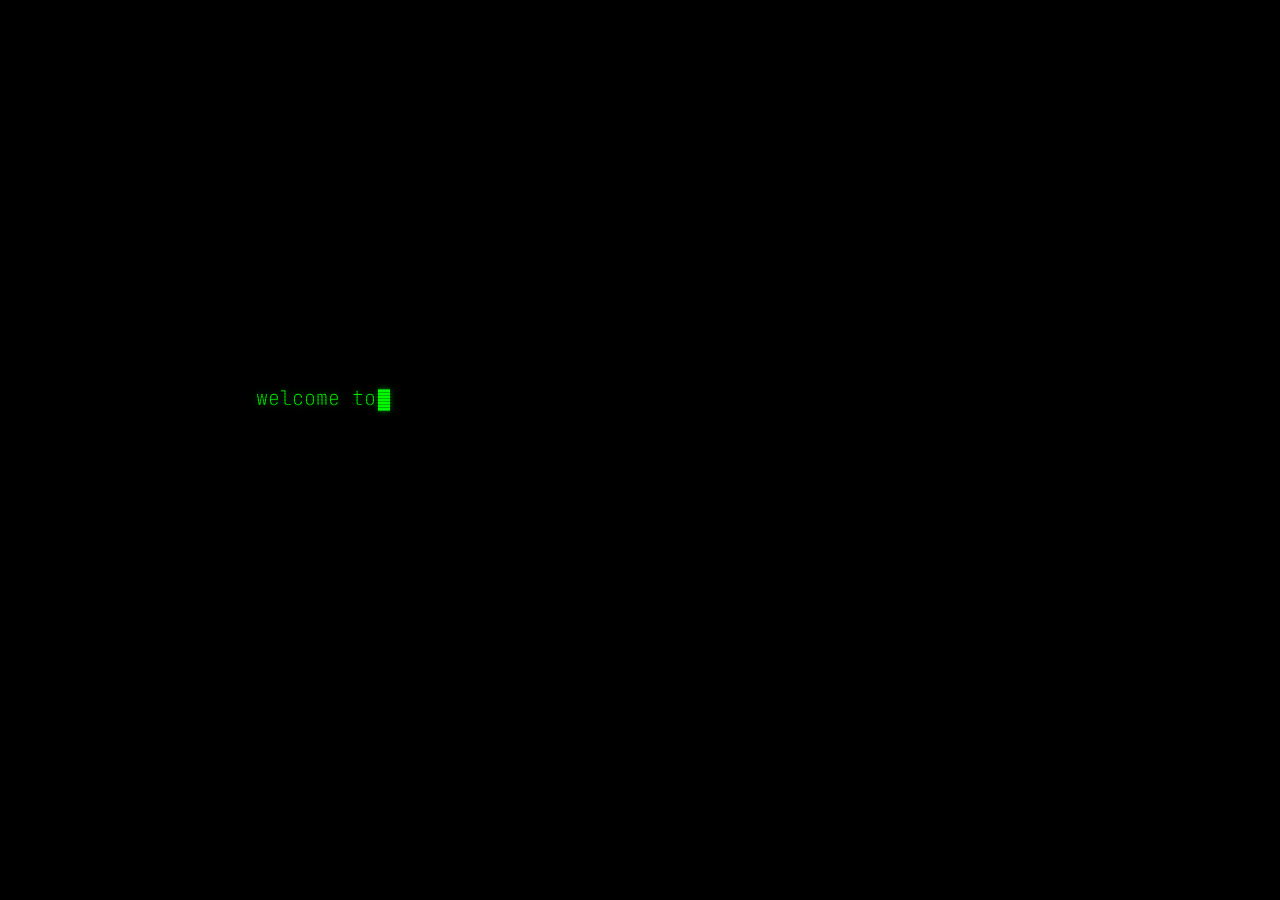
<file: index.html>
<!doctype html>
<html lang="en">
  <head>
    <meta charset="utf-8">
    <meta name="viewport" content="width=device-width, initial-scale=1">
    <title>carrie's portfolio</title>
    <link rel="icon" href="favicon.svg" type="image/svg+xml">
    <link rel="preconnect" href="https://fonts.googleapis.com">
    <link rel="preconnect" href="https://fonts.gstatic.com" crossorigin>
    <link rel="stylesheet" href="https://fonts.googleapis.com/css2?family=JetBrains+Mono:ital,wght@0,100;0,400;1,100;1,400&amp;display=swap">
    <link rel="stylesheet" href="styles.css">
    <script src="script.js" defer></script>
  </head>
  <body>
    <h1 class="visually-hidden">carrie's portfolio</h1>

    <!-- Boot screen: script.js types the welcome line, then asks for the password. -->
    <main class="boot" id="boot">
      <div class="boot-inner">
        <p><span id="boot-text" data-text="welcome to carrie's portfolio"></span><span class="cursor" id="boot-cursor"></span></p>
        <form class="boot-login" id="boot-login" autocomplete="off">
          <label for="boot-password">&gt; enter password:</label>
          <input id="boot-password" type="text" autocomplete="off" spellcheck="false" autocapitalize="off">
        </form>
        <p class="boot-message" id="boot-message" aria-live="assertive"></p>
      </div>
    </main>
  </body>
</html>
</file>
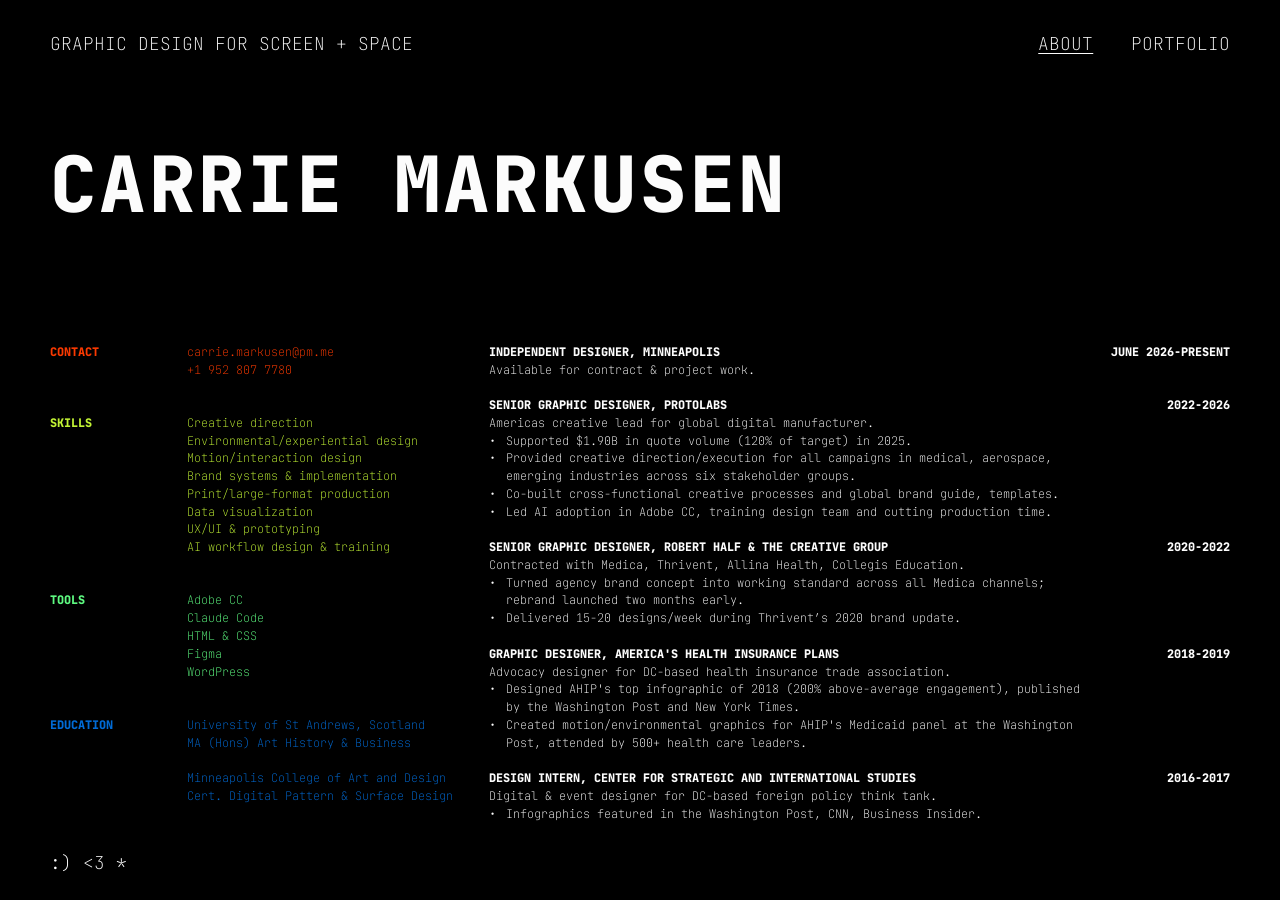
<file: about.html>
<!doctype html>
<html lang="en" class="grid-page">
  <head>
    <meta charset="utf-8">
    <meta name="viewport" content="width=device-width, initial-scale=1">
    <title>about | carrie markusen</title>
    <link rel="icon" href="favicon.svg" type="image/svg+xml">
    <link rel="preconnect" href="https://fonts.googleapis.com">
    <link rel="preconnect" href="https://fonts.gstatic.com" crossorigin>
    <link rel="stylesheet" href="https://fonts.googleapis.com/css2?family=JetBrains+Mono:ital,wght@0,100;0,400;0,800;1,100;1,400&amp;display=swap">
    <link rel="stylesheet" href="styles.css">
    <!-- ?grid at the end of the address (about.html?grid) shows the grid lines. -->
    <script>if (/[?&]grid\b/.test(location.search)) document.documentElement.classList.add("show-grid");</script>
  </head>
  <body>
    <!-- Grid lines (r1-r8 across, c1-c8 down). Hidden in styles.css; unhide .grid-lines to check alignment. -->
    <div class="grid-lines" aria-hidden="true">
      <span class="h h1"></span><span class="h h2"></span><span class="h h3"></span><span class="h h4"></span>
      <span class="h h5"></span><span class="h h6"></span><span class="h h7"></span><span class="h h8"></span>
      <span class="v v1"></span><span class="v v2"></span><span class="v v3"></span><span class="v v4"></span>
      <span class="v v5"></span><span class="v v6"></span><span class="v v7"></span><span class="v v8"></span>
    </div>

    <!-- Top band (r1 to r2): left header, page links on the right. -->
    <header class="g-band g-band-top">
      <p class="g-h1 g-left">GRAPHIC DESIGN FOR SCREEN + SPACE</p>
      <nav aria-label="pages">
        <a class="g-h1 g-about" href="about.html" aria-current="page">ABOUT</a>
        <a class="g-h1 g-portfolio" href="portfolio.html">PORTFOLIO</a>
      </nav>
    </header>

    <main>
      <h1 class="about-name">CARRIE MARKUSEN</h1>

      <!-- Left table (r4, c2 to c4). -->
      <dl class="about-facts">
        <div class="fact fact-red">
          <dt>CONTACT</dt>
          <dd><a href="mailto:carrie.markusen@pm.me">carrie.markusen@pm.me</a><br><a href="tel:+19528077780">+1 952 807 7780</a></dd>
        </div>
        <div class="fact fact-green">
          <dt>SKILLS</dt>
          <dd>
            <ul>
              <li>Creative direction</li>
              <li>Environmental/experiential design</li>
              <li>Motion/interaction design</li>
              <li>Brand systems &amp; implementation</li>
              <li>Print/large-format production</li>
              <li>Data visualization</li>
              <li>UX/UI &amp; prototyping</li>
              <li>AI workflow design &amp; training</li>
            </ul>
          </dd>
        </div>
        <div class="fact fact-teal">
          <dt>TOOLS</dt>
          <dd>
            <ul>
              <li>Adobe CC</li>
              <li>Claude Code</li>
              <li>HTML &amp; CSS</li>
              <li>Figma</li>
              <li>WordPress</li>
            </ul>
          </dd>
        </div>
        <div class="fact fact-blue">
          <dt>EDUCATION</dt>
          <dd>University of St Andrews, Scotland<br>MA (Hons) Art History &amp; Business</dd>
          <dd>Minneapolis College of Art and Design<br>Cert. Digital Pattern &amp; Surface Design</dd>
        </div>
      </dl>

      <!-- Experience (r4, c4 to c7). -->
      <div class="about-jobs">
        <section class="job">
          <h2>INDEPENDENT DESIGNER, MINNEAPOLIS</h2>
          <p class="job-date">JUNE 2026-PRESENT</p>
          <p>Available for contract &amp; project work.</p>
        </section>
        <section class="job">
          <h2>SENIOR GRAPHIC DESIGNER, PROTOLABS</h2>
          <p class="job-date">2022-2026</p>
          <p>Americas creative lead for global digital manufacturer.</p>
          <ul>
            <li>Supported $1.90B in quote volume (120% of target) in 2025.</li>
            <li>Provided creative direction/execution for all campaigns in medical, aerospace, emerging industries across six stakeholder groups.</li>
            <li>Co-built cross-functional creative processes and global brand guide, templates.</li>
            <li>Led AI adoption in Adobe CC, training design team and cutting production time.</li>
          </ul>
        </section>
        <section class="job">
          <h2>SENIOR GRAPHIC DESIGNER, ROBERT HALF &amp; THE CREATIVE GROUP</h2>
          <p class="job-date">2020-2022</p>
          <p>Contracted with Medica, Thrivent, Allina Health, Collegis Education.</p>
          <ul>
            <li>Turned agency brand concept into working standard across all Medica channels; rebrand launched two months early.</li>
            <li>Delivered 15-20 designs/week during Thrivent&rsquo;s 2020 brand update.</li>
          </ul>
        </section>
        <section class="job">
          <h2>GRAPHIC DESIGNER, AMERICA'S HEALTH INSURANCE PLANS</h2>
          <p class="job-date">2018-2019</p>
          <p>Advocacy designer for DC-based health insurance trade association.</p>
          <ul>
            <li>Designed AHIP's top infographic of 2018 (200% above-average engagement), published by the Washington Post and New York Times.</li>
            <li>Created motion/environmental graphics for AHIP's Medicaid panel at the Washington Post, attended by 500+ health care leaders.</li>
          </ul>
        </section>
        <section class="job">
          <h2>DESIGN INTERN, CENTER FOR STRATEGIC AND INTERNATIONAL STUDIES</h2>
          <p class="job-date">2016-2017</p>
          <p>Digital &amp; event designer for DC-based foreign policy think tank.</p>
          <ul>
            <li>Infographics featured in the Washington Post, CNN, Business Insider.</li>
          </ul>
        </section>
      </div>
    </main>

    <!-- Bottom band (r7 to r8). -->
    <footer class="g-band g-band-bottom">
      <p class="g-h1 g-left">:) &lt;3 *</p>
    </footer>
  </body>
</html>
</file>
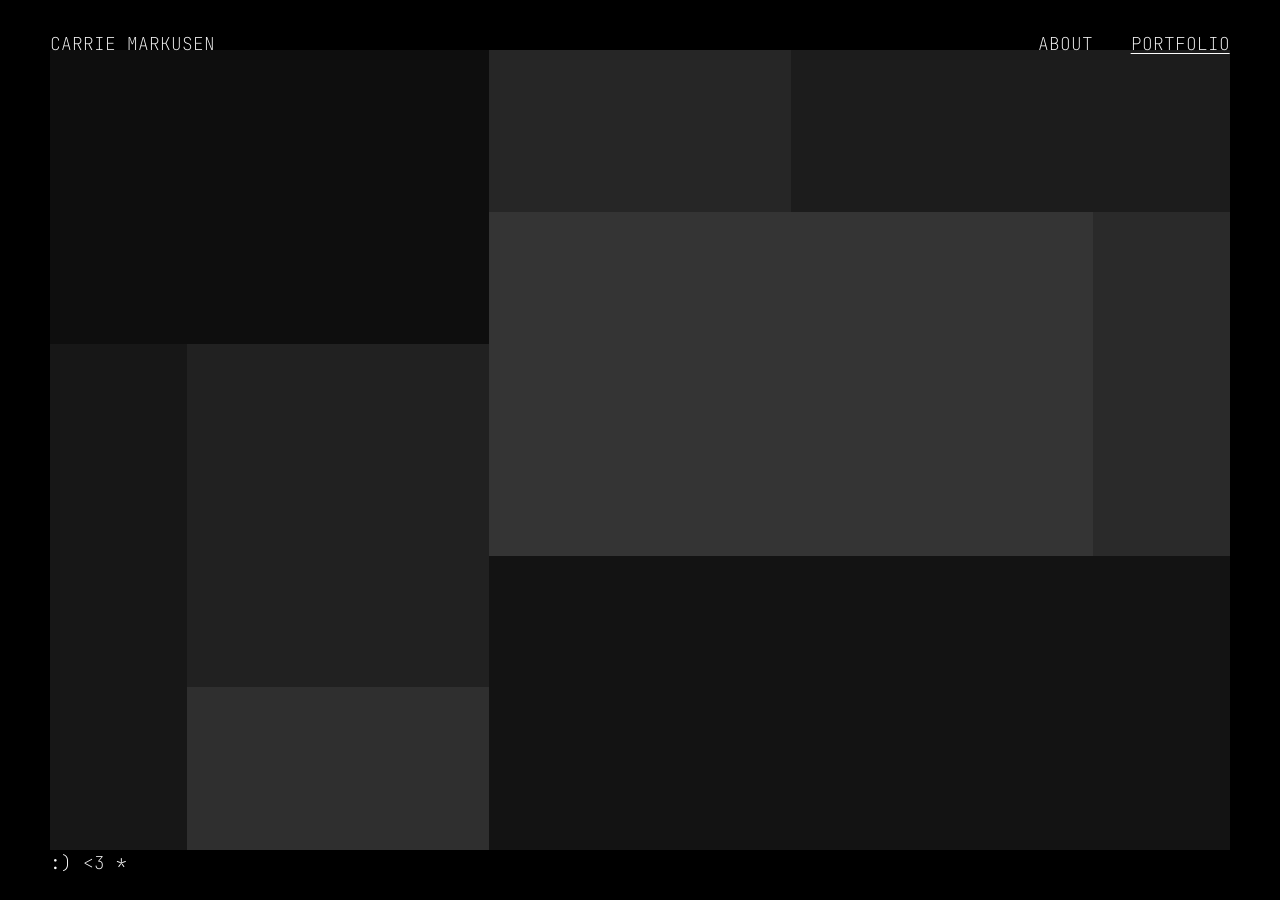
<file: portfolio.html>
<!doctype html>
<html lang="en" class="grid-page">
  <head>
    <meta charset="utf-8">
    <meta name="viewport" content="width=device-width, initial-scale=1">
    <title>carrie markusen</title>
    <link rel="icon" href="favicon.svg" type="image/svg+xml">
    <link rel="preconnect" href="https://fonts.googleapis.com">
    <link rel="preconnect" href="https://fonts.gstatic.com" crossorigin>
    <link rel="stylesheet" href="https://fonts.googleapis.com/css2?family=JetBrains+Mono:ital,wght@0,100;0,400;0,800;1,100;1,400&amp;display=swap">
    <link rel="stylesheet" href="styles.css">
    <!-- ?grid at the end of the address (about.html?grid) shows the grid lines. -->
    <script>if (/[?&]grid\b/.test(location.search)) document.documentElement.classList.add("show-grid");</script>
  </head>
  <body>
    <!-- Grid lines (r1-r8 across, c1-c8 down). Hidden in styles.css; unhide .grid-lines to check alignment. -->
    <div class="grid-lines" aria-hidden="true">
      <span class="h h1"></span><span class="h h2"></span><span class="h h3"></span><span class="h h4"></span>
      <span class="h h5"></span><span class="h h6"></span><span class="h h7"></span><span class="h h8"></span>
      <span class="v v1"></span><span class="v v2"></span><span class="v v3"></span><span class="v v4"></span>
      <span class="v v5"></span><span class="v v6"></span><span class="v v7"></span><span class="v v8"></span>
    </div>

    <!-- Top band (r1 to r2): name on the left, page links on the right. -->
    <header class="g-band g-band-top">
      <h1 class="g-h1 g-left">CARRIE MARKUSEN</h1>
      <nav aria-label="pages">
        <a class="g-h1 g-about" href="about.html">ABOUT</a>
        <a class="g-h1 g-portfolio" href="portfolio.html" aria-current="page">PORTFOLIO</a>
      </nav>
    </header>

    <main>
      <!-- Collage: placeholder tiles filling the grid (c2 to c7, r2 to r7), each spanning one or more cells
           (--area: row start / column start / row end / column end, counting grid tracks from 1) in its own tint.
           Each tile will be a project image linking to that project's page. -->
      <nav class="collage" aria-label="projects">
        <a class="tile tile-wide" href="project.html" style="--area: 1 / 1 / 3 / 3; --tint: #0e0e0e" aria-label="placeholder project"></a>
        <a class="tile" href="project.html" style="--area: 1 / 3 / 2 / 4; --tint: #262626" aria-label="placeholder project"></a>
        <a class="tile" href="project.html" style="--area: 1 / 4 / 2 / 6; --tint: #1c1c1c" aria-label="placeholder project"></a>
        <a class="tile tile-wide" href="project.html" style="--area: 2 / 3 / 4 / 5; --tint: #343434" aria-label="placeholder project"></a>
        <a class="tile" href="project.html" style="--area: 2 / 5 / 4 / 6; --tint: #2a2a2a" aria-label="placeholder project"></a>
        <a class="tile" href="project.html" style="--area: 3 / 1 / 6 / 2; --tint: #171717" aria-label="placeholder project"></a>
        <a class="tile" href="project.html" style="--area: 3 / 2 / 5 / 3; --tint: #212121" aria-label="placeholder project"></a>
        <a class="tile" href="project.html" style="--area: 5 / 2 / 6 / 3; --tint: #2f2f2f" aria-label="placeholder project"></a>
        <a class="tile tile-wide" href="project.html" style="--area: 4 / 3 / 6 / 6; --tint: #131313" aria-label="placeholder project"></a>
      </nav>
    </main>

    <!-- Bottom band (r7 to r8). -->
    <footer class="g-band g-band-bottom">
      <p class="g-h1 g-left">:) &lt;3 *</p>
    </footer>
  </body>
</html>
</file>
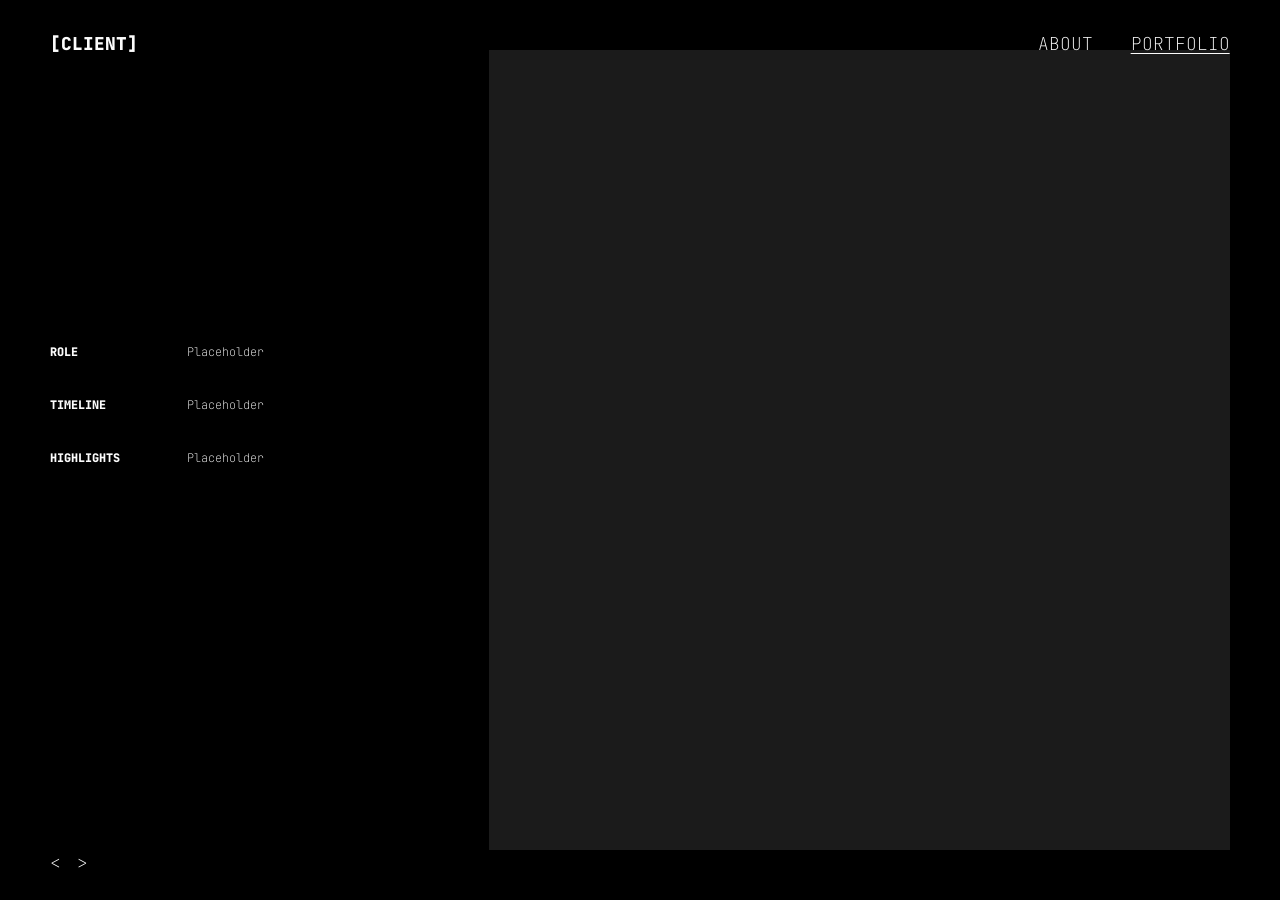
<file: project.html>
<!doctype html>
<html lang="en" class="grid-page">
  <head>
    <meta charset="utf-8">
    <meta name="viewport" content="width=device-width, initial-scale=1">
    <title>placeholder | carrie markusen</title>
    <link rel="icon" href="favicon.svg" type="image/svg+xml">
    <link rel="preconnect" href="https://fonts.googleapis.com">
    <link rel="preconnect" href="https://fonts.gstatic.com" crossorigin>
    <link rel="stylesheet" href="https://fonts.googleapis.com/css2?family=JetBrains+Mono:ital,wght@0,100;0,400;0,800;1,100;1,400&amp;display=swap">
    <link rel="stylesheet" href="styles.css">
    <!-- ?grid at the end of the address (about.html?grid) shows the grid lines. -->
    <script>if (/[?&]grid\b/.test(location.search)) document.documentElement.classList.add("show-grid");</script>
  </head>
  <body>
    <!-- Grid lines (r1-r8 across, c1-c8 down). Hidden in styles.css; unhide .grid-lines to check alignment. -->
    <div class="grid-lines" aria-hidden="true">
      <span class="h h1"></span><span class="h h2"></span><span class="h h3"></span><span class="h h4"></span>
      <span class="h h5"></span><span class="h h6"></span><span class="h h7"></span><span class="h h8"></span>
      <span class="v v1"></span><span class="v v2"></span><span class="v v3"></span><span class="v v4"></span>
      <span class="v v5"></span><span class="v v6"></span><span class="v v7"></span><span class="v v8"></span>
    </div>

    <!-- Top band (r1 to r2): left header, page links on the right. -->
    <header class="g-band g-band-top">
      <p class="g-h1 g-left g-bold">[CLIENT]</p>
      <nav aria-label="pages">
        <a class="g-h1 g-about" href="about.html">ABOUT</a>
        <a class="g-h1 g-portfolio" href="portfolio.html" aria-current="page">PORTFOLIO</a>
      </nav>
    </header>

    <main>
      <h1 class="visually-hidden">placeholder project</h1>

      <!-- Project facts (r4, c2 to c4). -->
      <dl class="project-facts">
        <div class="fact">
          <dt>ROLE</dt>
          <dd>Placeholder</dd>
        </div>
        <div class="fact">
          <dt>TIMELINE</dt>
          <dd>Placeholder</dd>
        </div>
        <div class="fact">
          <dt>HIGHLIGHTS</dt>
          <dd>Placeholder</dd>
        </div>
      </dl>

      <!-- Placeholder content image (c4 to c7, r2 to r7). -->
      <div class="project-image" role="img" aria-label="placeholder image"></div>
    </main>

    <!-- Bottom band (r7 to r8): previous and next project. -->
    <footer class="g-band g-band-bottom">
      <p class="g-h1 g-left g-pager"><a href="project.html" aria-label="previous project">&lt;</a><a href="project.html" aria-label="next project">&gt;</a></p>
    </footer>
  </body>
</html>
</file>
<file: styles.css>
/*
  carriemarkusen.com
*/

/* ---- Shared with carriemarkusen-net: keep this block identical in both sites' styles.css ---- */

:root {
  /* Only three colors: black, white and green. */
  --black: #000000;
  --white: #fcfcfc;
  --green: #03f900;

  /* Gray, for data text only (the title bar path). It matches how the white [ read only ] and uptime
     look once the vignette darkens the corners. */
  --gray: #a8a8a8;

  /* Placeholder images are one tint lighter than black (images/placeholder.svg uses the same value). */
  --placeholder: #111111;

  --font: "JetBrains Mono", ui-monospace, Menlo, monospace;

  /* Type styles: Display is the big text, H2 titles, Body everything else. All Thin. */
  --display-size: clamp(2.5rem, 7vw, 7rem);
  --h2-size: 1.25rem;
  --body-size: 0.875rem;

  --sidebar-width: 20%;
  --gutter: clamp(1rem, 3vw, 2.5rem);
  --glow: 0 0 6px rgba(3, 249, 0, 0.45);

  /* Weight of the green rules. 0.5px is a hairline on Retina screens and rounds up to 1px elsewhere. */
  --rule: 0.5px;
}

/* Base */

*,
*::before,
*::after {
  box-sizing: border-box;
}

html {
  background: var(--black);
}

body {
  margin: 0;
  background: var(--black);
  color: var(--green);
  font-family: var(--font);
  font-size: var(--body-size);
  font-weight: 100;
  line-height: 1.6;
  text-shadow: var(--glow);
}

/* ---- End of shared block ---- */

/* Site styles */

p {
  margin: 0;
}

:focus-visible {
  outline: 1px dashed var(--green);
  outline-offset: 3px;
}

::selection {
  background: var(--green);
  color: var(--black);
}

/* Hidden on screen but still read out by screen readers (the page's heading). */
.visually-hidden {
  position: absolute;
  width: 1px;
  height: 1px;
  overflow: hidden;
  clip-path: inset(50%);
  white-space: nowrap;
}

/* The blinking block cursor. */
.cursor {
  display: inline-block;
  width: 0.6em;
  height: 1.1em;
  margin-left: 0.1em;
  vertical-align: text-bottom;
  background: var(--green);
  box-shadow: var(--glow);
  animation: blink 1s steps(1) infinite;
}

@keyframes blink {
  50% { opacity: 0; }
}

/* CRT effect: scanlines and a dark vignette over everything. Clicks pass through. */
body::after {
  content: "";
  position: fixed;
  inset: 0;
  z-index: 50;
  pointer-events: none;
  background:
    repeating-linear-gradient(to bottom, rgba(0, 0, 0, 0) 0 2px, rgba(0, 0, 0, 0.25) 2px 3px),
    radial-gradient(ellipse at center, rgba(0, 0, 0, 0) 60%, rgba(0, 0, 0, 0.6) 100%);
}

/* ---------- Boot screen (copied from carriemarkusen.net) ---------- */

/* Unlike the .net site, it's the whole page, so it always shows. */
.boot {
  position: fixed;
  inset: 0;
  z-index: 20;
  display: flex;
  flex-direction: column;
  justify-content: center;
  padding: var(--gutter);
  background: var(--black);
  font-size: var(--h2-size);
}

.boot-inner {
  width: 100%;
  max-width: 48rem;
  margin: 0 auto;
}

/* The password prompt. It fades in once the welcome line has typed. */
.boot-login {
  display: flex;
  align-items: baseline;
  margin-top: 1.5em;
  visibility: hidden;
}

/* Hidden (not just transparent) until it appears, so it can't be tabbed to and submitted early. */
.boot-login.is-visible {
  visibility: visible;
}

.boot-login label {
  margin-right: 1ch;
}

/* The field has no box and no native caret; the blinking block cursor after it stands in. */
.boot-login input {
  width: 0;
  padding: 0;
  border: 0;
  background: none;
  color: var(--green);
  font: inherit;
  text-shadow: inherit;
  caret-color: transparent;
  outline: none;
}

/* Where "access granted." and "access denied. try again." appear. */
.boot-message {
  min-height: 1.6em;
  margin-top: 0.5em;
  color: var(--white);
}

/* ---------- Portfolio pages (copied from carriemarkusen.net's portfolio, without its status bar) ---------- */

h1,
h2,
ul,
dl,
dd,
figure {
  margin: 0;
}

h1,
h2 {
  font-size: var(--h2-size);
  font-weight: inherit;
}

ul {
  padding: 0;
  list-style: none;
}

a {
  color: inherit;
  text-decoration: none;
}

img {
  display: block;
  max-width: 100%;
  height: auto;
}

/* Hover and keyboard focus: inverted, like selected text in a terminal. */
a:hover,
a:focus-visible {
  background: var(--green);
  color: var(--black);
  text-shadow: none;
}

.skip-link {
  position: absolute;
  left: -9999px;
  z-index: 30;
  padding: 0.5rem 1rem;
  background: var(--green);
  color: var(--black);
}

.skip-link:focus {
  left: 1rem;
  top: 1rem;
}

/* Screen layout: the sidebar, then the window. */
.screen {
  display: grid;
  min-height: 100vh;
  min-height: 100dvh;
  grid-template-rows: auto 1fr;
}

/* Sidebar: the file tree */

.sidebar {
  padding: var(--gutter);
  border-bottom: var(--rule) solid var(--green);
}

.sidebar-label {
  margin-bottom: 1rem;
  color: var(--white);
  font-weight: 400;
}

.tree-root {
  display: inline-block;
  margin-bottom: 0.5rem;
  font-size: var(--h2-size);
}

/* Tree branches are drawn with borders: a vertical line on the list, a short tick on each item. */
.tree ul {
  margin-left: 0.5rem;
}

.tree li {
  position: relative;
  padding: 0.15rem 0 0.15rem 1.5rem;
  border-left: 1px solid var(--white);
}

.tree li:last-child {
  border-left-color: transparent;
}

.tree li::before {
  content: "";
  position: absolute;
  top: 0;
  left: -1px;
  width: 1rem;
  height: 0.95rem;
  border-left: 1px solid var(--white);
  border-bottom: 1px solid var(--white);
}

/* The current page: a pointer after it and white text. */
.tree a[aria-current="page"] {
  color: var(--white);
}

.tree a[aria-current="page"]::after {
  content: " <";
  color: var(--green);
}

.tree a[aria-current="page"]:hover,
.tree a[aria-current="page"]:focus-visible {
  color: var(--black);
}

.sidebar-meta {
  margin-top: 2rem;
  color: var(--white);
  font-size: 0.75rem;
  font-weight: 400;
}

/* Main: the content window */

.window {
  display: flex;
  flex-direction: column;
  min-width: 0;
}

.titlebar {
  flex-shrink: 0;
  display: flex;
  justify-content: space-between;
  gap: 1rem;
  padding: 0.5rem var(--gutter);
  border-bottom: var(--rule) solid var(--green);
  color: var(--white);
  font-size: 0.75rem;
  white-space: nowrap;
  overflow: hidden;
}

.titlebar-path {
  color: var(--gray);
  overflow: hidden;
  text-overflow: ellipsis;
}

.window:focus {
  /* The window gets focus from the skip link; no outline around the whole window. */
  outline: none;
}

.window-body {
  display: grid;
  gap: 2.5rem;
  align-content: start;
  padding: var(--gutter);
}

/* A command and what it printed. */
.cmd {
  color: var(--white);
}

.cmd::before {
  content: "> ";
  color: var(--white);
}

.output {
  margin-top: 0.75rem;
}

.display {
  font-size: var(--display-size);
  font-weight: 100;
  line-height: 1;
}

.lede {
  max-width: 60ch;
}

/* Key and value pairs, like `role: designer`. */
.facts {
  display: grid;
  grid-template-columns: max-content 1fr;
  gap: 0.25rem 1.5rem;
  max-width: 48rem;
}

.facts dt {
  color: var(--white);
}

/* Images */

.shot {
  border: var(--rule) solid var(--green);
  background: var(--placeholder);
}

.shot img {
  display: block;
  width: 100%;
  height: auto;
}

.shot figcaption {
  display: flex;
  justify-content: space-between;
  gap: 1rem;
  padding: 0.4rem 0.6rem;
  border-top: var(--rule) solid var(--green);
  color: var(--white);
  font-size: 0.75rem;
}

.gallery {
  display: grid;
  grid-template-columns: repeat(auto-fill, minmax(14rem, 1fr));
  gap: 1rem;
}

/* Linked thumbnails: no inverted hover. */
.gallery a:hover,
.gallery a:focus-visible {
  background: none;
  color: inherit;
}

.gallery a:hover .shot,
.gallery a:focus-visible .shot {
  border-color: var(--green);
}

/* Previous / next project links. */
.pager {
  display: flex;
  justify-content: space-between;
  flex-wrap: wrap;
  gap: 1rem;
  padding-top: 1.5rem;
  border-top: var(--rule) dashed var(--green);
}

/* Wide screens: tree on the left, window on the right. Only the window scrolls. */
@media (min-width: 50em) {
  .screen {
    height: 100vh;
    height: 100dvh;
    grid-template-columns: var(--sidebar-width) 1fr;
    grid-template-rows: 1fr;
  }

  .sidebar {
    display: flex;
    flex-direction: column;
    border-bottom: 0;
    border-right: var(--rule) solid var(--green);
    overflow-y: auto;
  }

  .sidebar-meta {
    margin-top: auto;
  }

  .window {
    overflow-y: auto;
  }

  .titlebar {
    position: sticky;
    top: 0;
    z-index: 5;
    background: var(--black);
  }
}

/* Portfolio theme (class "portfolio-theme" on <html>): white background, black text and lines, no effects.
   It swaps the color settings, so everything (sidebar, window, hovers, selection) follows. */
html.portfolio-theme {
  --black: #ffffff;
  --white: #000000;
  --green: #000000;
  --gray: #000000;
  --placeholder: #ffffff;  /* the frames behind images and their captions */
  --glow: none;
}

/* No scanlines or vignette. */
html.portfolio-theme body::after {
  display: none;
}

/* The portfolio's thumbnail gallery: 3 columns on wide screens (one below 50em, like the rest of the layout).
   Every thumbnail is cropped to the same 3:4 shape, so the rows line up. */
.portfolio-gallery img {
  width: 100%;
  aspect-ratio: 3 / 4;
  object-fit: cover;
}

@media (min-width: 50em) {
  .portfolio-gallery {
    grid-template-columns: repeat(3, 1fr);
  }
}

/* ---------- Golden-ratio grid pages (html.grid-page; the home page so far) ---------- */

/* The original grid from the "layout experiment" PDFs (1280 x 791). Column lines are a share of the
   window's width (vw), row lines a share of its height (dvh), so the grid stretches with the window.
   c1/r1 is the outer margin; c2/r2 is one band in from it, the same distance on all four sides. */
.grid-page {
  /* The outer margins are square at every window shape: c1 and c2 are the same distances as r1 and r2
     (measured on the height), and c7/c8 mirror them from the right. (In the PDFs' golden-ratio frame
     these come to 2.103vw, 3.459vw, 96.541vw and 97.897vw.) The inner lines stretch with the width. */
  --c1: var(--r1);
  --c2: var(--r2);
  --c3: 14.590vw;
  --c4: 38.197vw;
  --c5: 61.803vw;
  --c6: 85.410vw;
  --c7: calc(100vw - var(--r2));
  --c8: calc(100vw - var(--r1));

  --r1: 3.403vh;
  --r2: 5.597vh;
  --r3: 23.607vh;
  --r4: 38.197vh;
  --r5: 61.803vh;
  --r6: 76.393vh;
  --r7: 94.403vh;
  --r8: 96.597vh;

  /* Band height (r2 - r1). */
  --band: 2.194vh;

  /* H1: the band text (left header, page links, left footer). */
  --g-h1-size: calc(var(--band) * 0.9);

  /* About page colors. */
  --red: #f93901;
  --lime: #c1f234;
  --teal: #5efa81;
  --blue: #016bd6;

  --grid-line: rgba(252, 252, 252, 0.55);
}

@supports (height: 1dvh) {
  .grid-page {
    --r1: 3.403dvh;
    --r2: 5.597dvh;
    --r3: 23.607dvh;
    --r4: 38.197dvh;
    --r5: 61.803dvh;
    --r6: 76.393dvh;
    --r7: 94.403dvh;
    --r8: 96.597dvh;
    --band: 2.194dvh;
  }
}

/* White text with no glow and no scanlines or vignette (the shared block makes text green and glowing). */
.grid-page body {
  color: var(--white);
  text-shadow: none;
}

.grid-page body::after {
  display: none;
}

/* Bands: black covers over the top (window edge to r2) and bottom (r7 to the window edge), fixed in
   place so the page scrolls underneath them. */
.g-band {
  position: fixed;
  left: 0;
  width: 100%;
  z-index: 10;
  background: var(--black);
}

.g-band-top {
  top: 0;
  height: var(--r2);
}

.g-band-bottom {
  top: var(--r7);
  bottom: 0;
}

/* H1 text sits on its band's bottom edge (r2 at the top, r8 at the bottom). JetBrains Mono at
   line-height 1: the baseline sits 0.14em above the bottom of the line, so the line's top goes
   0.86em above the edge. */
.g-h1 {
  position: absolute;
  margin: 0;
  font-size: var(--g-h1-size);
  font-weight: 100;
  line-height: 1;
  white-space: nowrap;
}

.g-band-top .g-h1 {
  top: calc(var(--r2) - 0.86em);
}

.g-band-bottom .g-h1 {
  top: calc(var(--r8) - var(--r7) - 0.86em);
}

.g-left {
  left: var(--c2);
}

/* Page links: ABOUT ends on c6, PORTFOLIO on c7. The current page is underlined. */
.g-about {
  right: calc(100% - var(--c6));
}

.g-portfolio {
  right: calc(100% - var(--c7));
}

/* Links: no hover change (the site's default inverts them in green). */
.grid-page a:hover,
.grid-page a:focus-visible {
  background: none;
  color: inherit;
}

.g-band a[aria-current="page"] {
  text-decoration: underline;
  text-decoration-thickness: 1px;
  text-underline-offset: 0.15em;
}

/* ---------- About page ---------- */

/* Body: 0.6 band, Thin, line height 1.5. Bold is ExtraBold (800). */
.about-name,
.about-facts,
.about-jobs,
.project-facts,
.project-image {
  position: absolute;
  margin: 0;
}

.about-facts,
.about-jobs,
.project-facts {
  top: var(--r4);
  font-size: calc(var(--band) * 0.6);
  line-height: 1.5;
  /* Room below the content so the page can scroll it clear of the bottom band. */
  padding-bottom: calc(100vh - var(--r7) + var(--band));
}

/* Name: ExtraBold, letter spacing 40 (0.04em), baseline on r3, from c2 to c5. Monospace letters are
   0.6em wide: 15 letters and 14 gaps = 9.56em, so the size is (c5 - c2) / 9.56. The last letter's
   trailing spacing is taken back with a negative margin. */
.about-name {
  left: var(--c2);
  font-size: calc((var(--c5) - var(--c2)) / 9.56);
  font-weight: 800;
  letter-spacing: 0.04em;
  line-height: 1;
  white-space: nowrap;
  top: calc(var(--r3) - 0.86em);
}

/* Left table, c2 to c4: label column c2 to c3, values c3 to c4. Each group has its own color.
   Two blank lines between groups. */
.about-facts,
.project-facts {
  left: var(--c2);
  width: calc(var(--c4) - var(--c2));
}

.fact {
  display: grid;
  grid-template-columns: calc(var(--c3) - var(--c2)) 1fr;
  color: var(--fact-color, var(--white));
}

.fact + .fact {
  margin-top: 3em;
}

.fact dt {
  font-weight: 800;
}

.fact dd + dd {
  grid-column: 2;
  margin-top: 1.5em;
}

.fact-red { --fact-color: var(--red); }
.fact-green { --fact-color: var(--lime); }
.fact-teal { --fact-color: var(--teal); }
.fact-blue { --fact-color: var(--blue); }

/* Experience, c4 to c7: text c4 to c6, the date right-aligned to c7 on the title's line.
   One blank line between jobs. */
.about-jobs {
  left: var(--c4);
  width: calc(var(--c7) - var(--c4));
}

.job {
  display: grid;
  grid-template-columns: calc(var(--c6) - var(--c4)) 1fr;
}

.job + .job {
  margin-top: 1.5em;
}

.job h2 {
  margin: 0;
  font-size: inherit;
  font-weight: 800;
}

.job-date {
  grid-column: 2;
  grid-row: 1;
  font-weight: 800;
  text-align: right;
  white-space: nowrap;
}

.job p:not(.job-date),
.job ul {
  grid-column: 1;
}

/* Bullets with a hanging indent, so wrapped lines start under the text. */
.job li {
  position: relative;
  padding-left: 2.4ch;
}

.job li::before {
  content: "\2022";
  position: absolute;
  left: 0;
}

/* ---------- Portfolio (home) and project pages ---------- */

/* Home: a collage filling the grid inside the margins, c2 to c7 and r2 to r7 (5 columns x 5 rows of
   cells, no gaps). Each tile spans one or more cells (--area, set on the tile). Placeholder tiles are
   tints of black (--tint). */
.collage {
  position: absolute;
  left: var(--c2);
  top: var(--r2);
  width: calc(var(--c7) - var(--c2));
  height: calc(var(--r7) - var(--r2));
  display: grid;
  grid-template-columns:
    calc(var(--c3) - var(--c2)) calc(var(--c4) - var(--c3)) calc(var(--c5) - var(--c4))
    calc(var(--c6) - var(--c5)) calc(var(--c7) - var(--c6));
  grid-template-rows:
    calc(var(--r3) - var(--r2)) calc(var(--r4) - var(--r3)) calc(var(--r5) - var(--r4))
    calc(var(--r6) - var(--r5)) calc(var(--r7) - var(--r6));
}

.tile {
  display: block;
  grid-area: var(--area);
  background: var(--tint);
}

.grid-page .tile:hover,
.grid-page .tile:focus-visible {
  background: var(--tint);
}

/* Project pages: the left header (the client) is ExtraBold. */
.g-h1.g-bold {
  font-weight: 800;
}

/* Bottom band pager: < previous, > next. */
.g-pager a + a {
  margin-left: 1.4ch;
}

/* Placeholder content image: c4 to c7, r2 to r7. */
.project-image {
  left: var(--c4);
  top: var(--r2);
  width: calc(var(--c7) - var(--c4));
  height: calc(var(--r7) - var(--r2));
  background: #1b1b1b;
}

/* Grid lines: hidden. Remove display: none to check alignment. */
.grid-lines {
  display: none;
  position: fixed;
  inset: 0;
  z-index: 20;
  pointer-events: none;
}

.grid-lines span {
  position: absolute;
  background: var(--grid-line);
}

/* Adding ?grid to a page's address (about.html?grid) shows its grid lines, 1px wide: a one-line script in each
   grid page's head adds the show-grid class. The .net site's portfolio-grid page uses this for its grid on/off
   buttons on its framed copy of the about page. */
.show-grid .grid-lines {
  display: block;
}

.show-grid .grid-lines .h { height: 1px; }
.show-grid .grid-lines .v { width: 1px; }

.grid-lines .h { left: 0; width: 100%; height: 0.5px; }
.grid-lines .v { top: 0; height: 100%; width: 0.5px; }
.grid-lines .h1 { top: var(--r1); } .grid-lines .h2 { top: var(--r2); }
.grid-lines .h3 { top: var(--r3); } .grid-lines .h4 { top: var(--r4); }
.grid-lines .h5 { top: var(--r5); } .grid-lines .h6 { top: var(--r6); }
.grid-lines .h7 { top: var(--r7); } .grid-lines .h8 { top: var(--r8); }
.grid-lines .v1 { left: var(--c1); } .grid-lines .v2 { left: var(--c2); }
.grid-lines .v3 { left: var(--c3); } .grid-lines .v4 { left: var(--c4); }
.grid-lines .v5 { left: var(--c5); } .grid-lines .v6 { left: var(--c6); }
.grid-lines .v7 { left: var(--c7); } .grid-lines .v8 { left: var(--c8); }

/* ---------- Portrait tablet and smaller (1000px wide and under) ---------- */

/* The layout uses only the grid's left side, from the window's edge to c4, stretched to the full
   width: c3 is 38.197vw (old c4 is the window's right edge). The outer margins stay square (c1 = r1,
   c2 = r2). Content stops one c2 in from the right, mirroring the left (--edge). Rows don't change. Pages flow top to bottom
   instead of sitting on fixed lines, from r4 (r2 on project pages). */
@media (max-width: 1000px) {
  .grid-page {
    --c3: 38.197vw;
    --edge: calc(100vw - var(--c2));
    /* The fixed bar starts one band above its text's top. */
    --bar-top: calc(var(--r8) - var(--g-h1-size) * 0.86 - var(--band));
  }

  /* Top band keeps only the left header. Its page links move into the bottom band, which becomes a
     fixed black bar: left footer on the left, ABOUT in the middle, PORTFOLIO on the right. */
  /* The top band scrolls away with the page instead of staying fixed. */
  .g-band-top {
    position: absolute;
    z-index: 11;
  }

  .g-band-top nav {
    position: fixed;
    top: var(--bar-top);
    bottom: 0;
    left: 0;
    width: 100%;
    background: var(--black);
  }

  /* The left footer (or the pager) stays in the fixed bar, on the left. The footer element itself
     stays in the page's flow as empty room under the content, so the page scrolls clear of the bar. */
  .g-band-bottom {
    position: static;
    height: auto;
    background: none;
    padding-bottom: calc(100vh - var(--bar-top) + var(--band));
  }

  .g-band-bottom .g-h1 {
    position: fixed;
    z-index: 12;
    left: var(--c2);
    top: calc(var(--r8) - 0.86em);
  }

  .g-band-top nav .g-h1 {
    top: calc(var(--r8) - var(--bar-top) - 0.86em);
  }

  .g-about {
    left: 50%;
    right: auto;
    transform: translateX(-50%);
  }

  .g-portfolio {
    right: var(--c2);
  }

  /* Content in one flowing column from c2 to --edge, then one r3-r4 height before the left footer. */
  main {
    display: flex;
    flex-direction: column;
    padding: var(--r4) var(--c2) calc(var(--r4) - var(--r3));
  }

  main:has(.project-image),
  main:has(.collage) {
    padding-top: var(--r2);
  }

  /* Home collage: two columns (c2 to c3, c3 to --edge); rows repeat the r2 to r7 row heights. */
  .collage {
    position: static;
    width: auto;
    height: auto;
    grid-template-columns: calc(var(--c3) - var(--c2)) 1fr;
    grid-template-rows: none;
    grid-auto-rows:
      calc(var(--r3) - var(--r2)) calc(var(--r4) - var(--r3)) calc(var(--r5) - var(--r4))
      calc(var(--r6) - var(--r5)) calc(var(--r7) - var(--r6));
    grid-auto-flow: dense;
  }

  /* Tiles flow in order; the bigger ones span both columns. */
  .tile {
    grid-area: auto;
  }

  .tile-wide {
    grid-column: span 2;
  }

  .about-facts,
  .about-jobs,
  .project-facts,
  .project-image {
    position: static;
    width: auto;
    padding-bottom: 0;
  }

  /* Name: still on r3, now running c2 to --edge. */
  .about-name {
    font-size: calc((var(--edge) - var(--c2)) / 9.56);
  }

  /* Experience: one r3-r4 height below the facts, in the same two columns: the date on the left
     (c2 to c3), the job on the right (c3 to --edge). */
  .about-jobs {
    margin-top: calc(var(--r4) - var(--r3));
  }

  .job {
    grid-template-columns: calc(var(--c3) - var(--c2)) 1fr;
  }

  .job-date {
    grid-column: 1;
    grid-row: 1;
    text-align: left;
  }

  .job h2 {
    grid-column: 2;
    grid-row: 1;
  }

  .job p:not(.job-date),
  .job ul {
    grid-column: 2;
  }

  /* Project pages: the image first (full width, square), then the facts two blank lines below. */
  .project-image {
    order: -1;
    aspect-ratio: 1;
    height: auto;
  }

  .project-facts {
    margin-top: calc(var(--band) * 1.8);
  }

  /* Grid lines: c1 to c3, plus the right content edge. */
  .grid-lines .v4 { left: var(--edge); }
  .grid-lines .v5,
  .grid-lines .v6,
  .grid-lines .v7,
  .grid-lines .v8 { display: none; }
}
</file>
